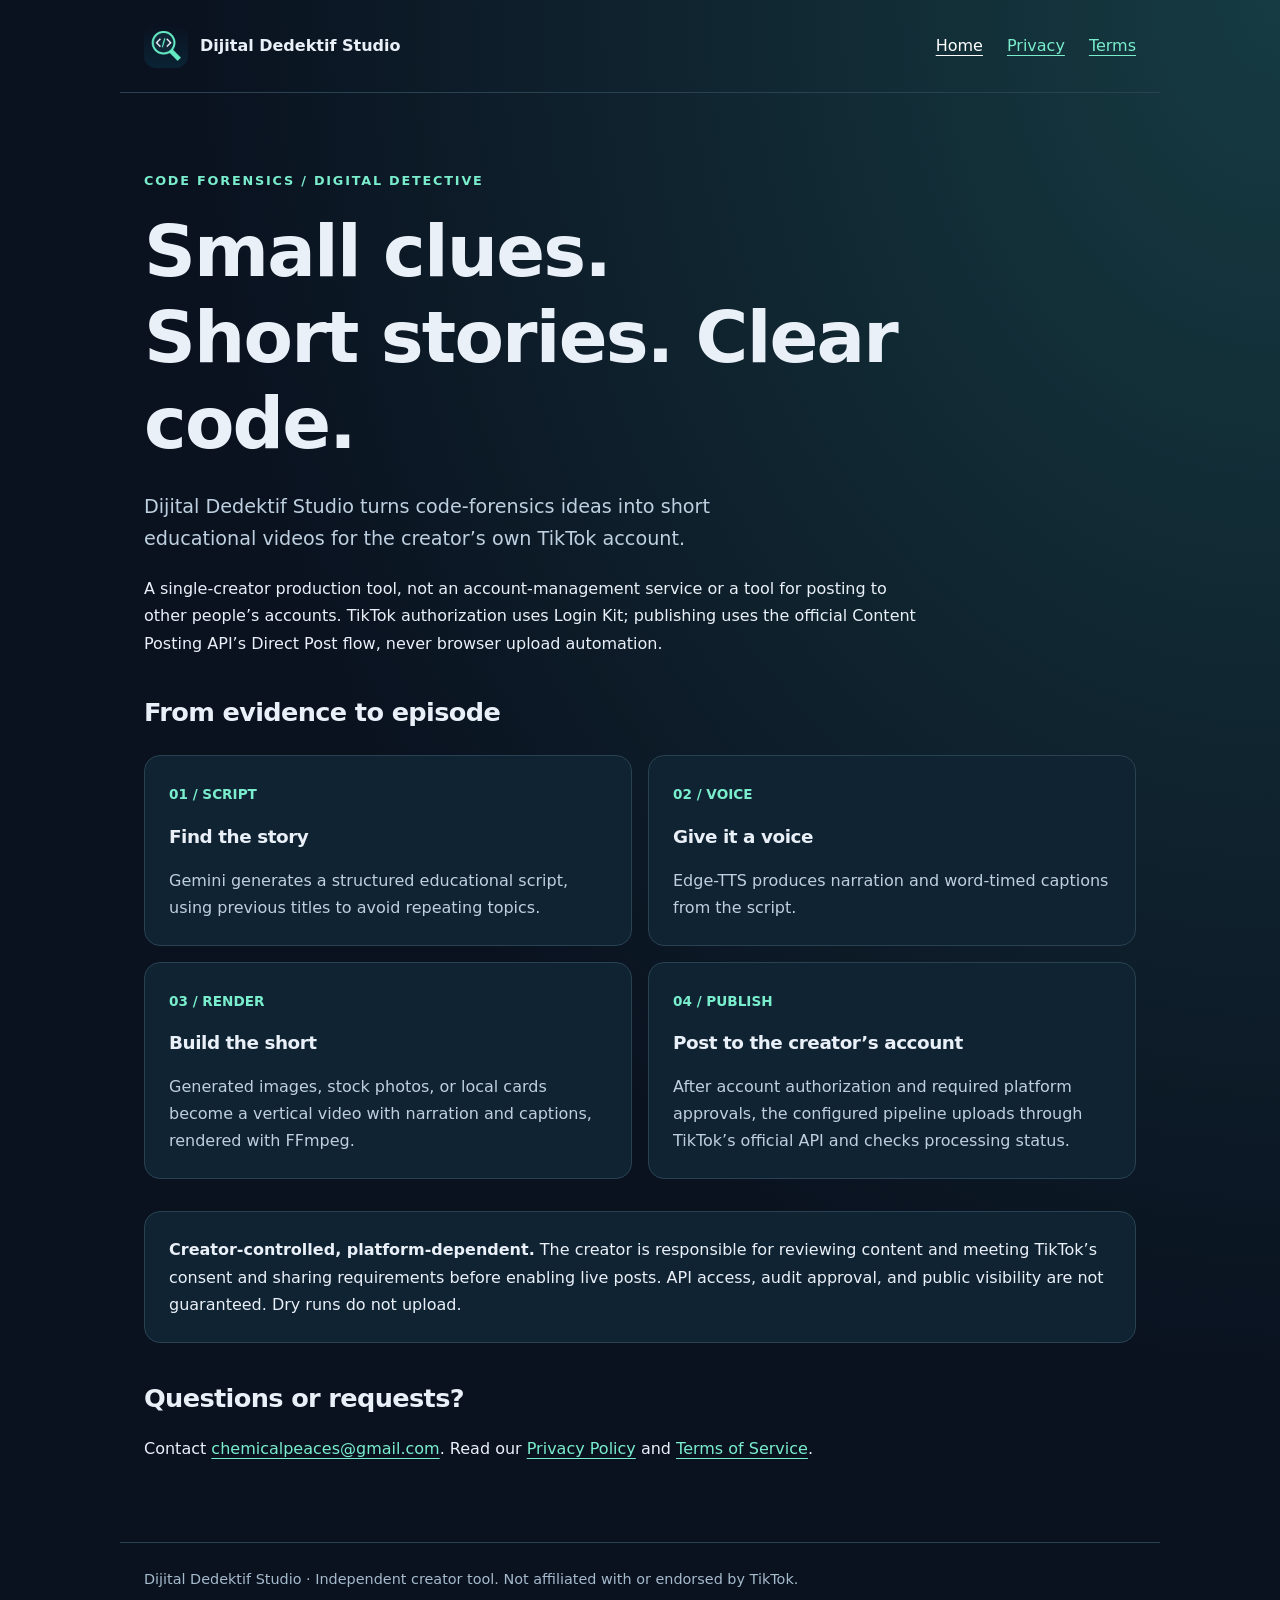
<file: index.html>
<!doctype html>
<html lang="en">
<head>
  <meta charset="utf-8">
  <meta name="viewport" content="width=device-width, initial-scale=1">
  <meta name="description" content="Dijital Dedektif Studio: a single-creator tool for educational code-forensics videos.">
  <title>Dijital Dedektif Studio</title>
  <link rel="icon" type="image/png" href="icon-1024.png">
  <link rel="stylesheet" href="style.css">
</head>
<body>
  <header>
    <a class="brand" href="index.html"><img src="icon-1024.png" width="44" height="44" alt="">Dijital Dedektif Studio</a>
    <nav aria-label="Main navigation"><a href="index.html" aria-current="page">Home</a><a href="privacy.html">Privacy</a><a href="terms.html">Terms</a></nav>
  </header>
  <main>
    <p class="eyebrow">Code forensics / Digital detective</p>
    <h1>Small clues.<br>Short stories. Clear code.</h1>
    <p class="lead">Dijital Dedektif Studio turns code-forensics ideas into short educational videos for the creator’s own TikTok account.</p>
    <p>A single-creator production tool, not an account-management service or a tool for posting to other people’s accounts. TikTok authorization uses Login Kit; publishing uses the official Content Posting API’s Direct Post flow, never browser upload automation.</p>
    <h2>From evidence to episode</h2>
    <ol class="steps">
      <li><span>01 / SCRIPT</span><h3>Find the story</h3><p>Gemini generates a structured educational script, using previous titles to avoid repeating topics.</p></li>
      <li><span>02 / VOICE</span><h3>Give it a voice</h3><p>Edge-TTS produces narration and word-timed captions from the script.</p></li>
      <li><span>03 / RENDER</span><h3>Build the short</h3><p>Generated images, stock photos, or local cards become a vertical video with narration and captions, rendered with FFmpeg.</p></li>
      <li><span>04 / PUBLISH</span><h3>Post to the creator’s account</h3><p>After account authorization and required platform approvals, the configured pipeline uploads through TikTok’s official API and checks processing status.</p></li>
    </ol>
    <aside class="notice"><strong>Creator-controlled, platform-dependent.</strong> The creator is responsible for reviewing content and meeting TikTok’s consent and sharing requirements before enabling live posts. API access, audit approval, and public visibility are not guaranteed. Dry runs do not upload.</aside>
    <h2>Questions or requests?</h2>
    <p>Contact <a href="mailto:chemicalpeaces@gmail.com">chemicalpeaces@gmail.com</a>. Read our <a href="privacy.html">Privacy Policy</a> and <a href="terms.html">Terms of Service</a>.</p>
  </main>
  <footer>Dijital Dedektif Studio · Independent creator tool. Not affiliated with or endorsed by TikTok.</footer>
</body>
</html>
</file>
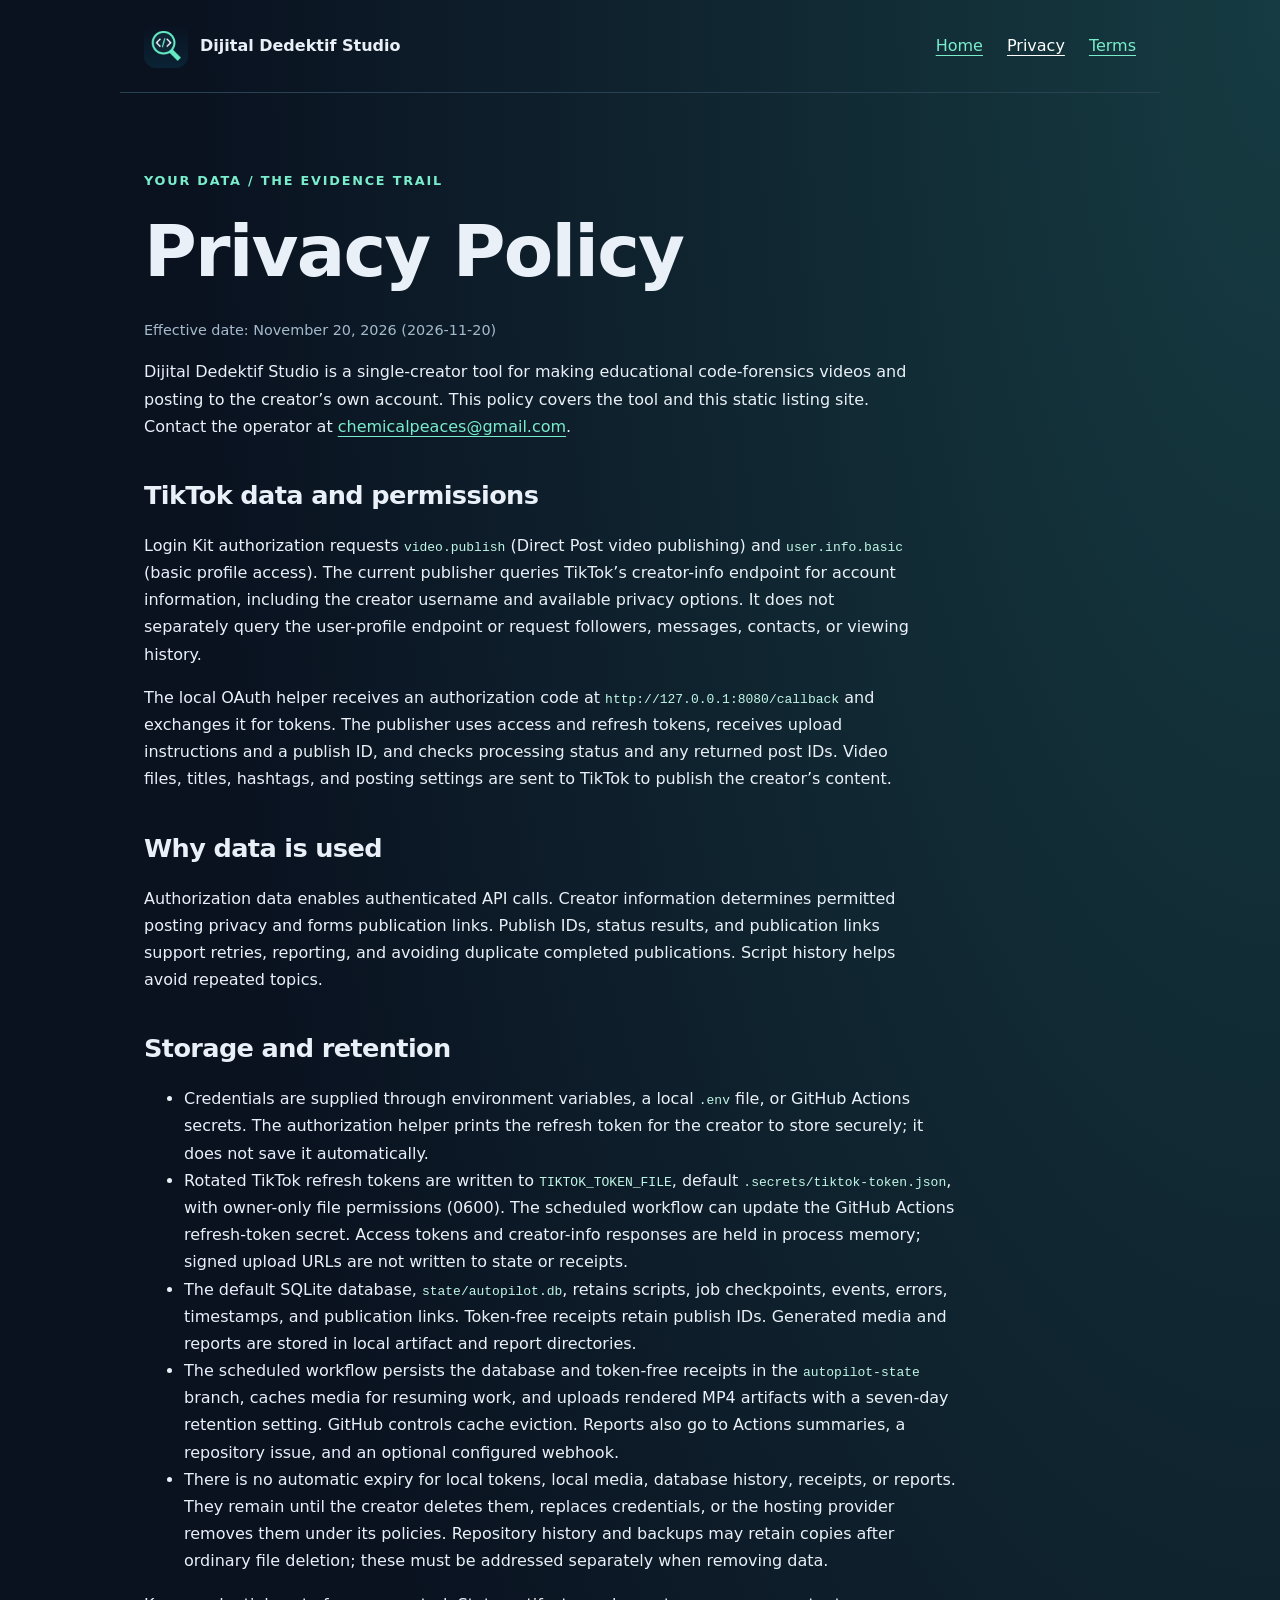
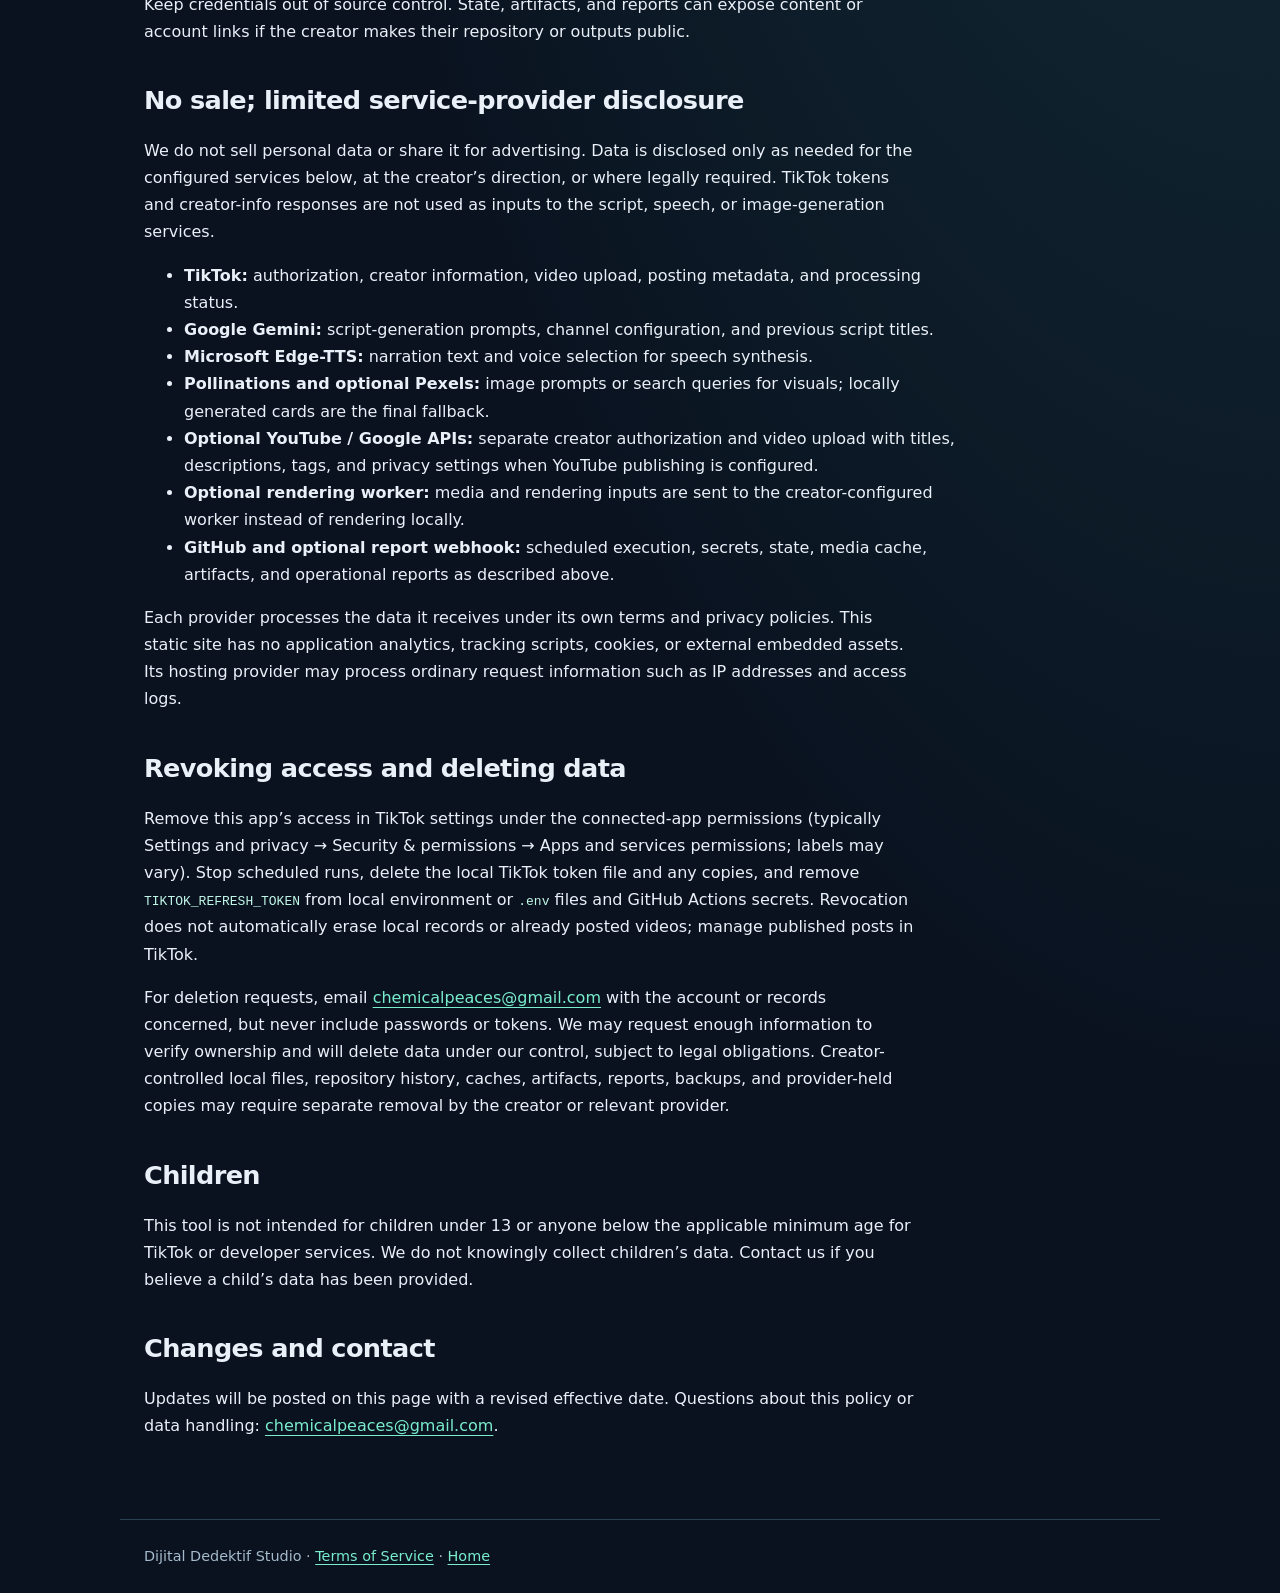
<file: privacy.html>
<!doctype html>
<html lang="en">
<head>
  <meta charset="utf-8">
  <meta name="viewport" content="width=device-width, initial-scale=1">
  <meta name="description" content="How Dijital Dedektif Studio handles creator data, TikTok authorization, and deletion requests.">
  <title>Privacy Policy · Dijital Dedektif Studio</title>
  <link rel="icon" type="image/png" href="icon-1024.png">
  <link rel="stylesheet" href="style.css">
</head>
<body>
  <header>
    <a class="brand" href="index.html"><img src="icon-1024.png" width="44" height="44" alt="">Dijital Dedektif Studio</a>
    <nav aria-label="Main navigation"><a href="index.html">Home</a><a href="privacy.html" aria-current="page">Privacy</a><a href="terms.html">Terms</a></nav>
  </header>
  <main>
    <p class="eyebrow">Your data / The evidence trail</p>
    <h1>Privacy Policy</h1>
    <p class="date">Effective date: November 20, 2026 (2026-11-20)</p>
    <p>Dijital Dedektif Studio is a single-creator tool for making educational code-forensics videos and posting to the creator’s own account. This policy covers the tool and this static listing site. Contact the operator at <a href="mailto:chemicalpeaces@gmail.com">chemicalpeaces@gmail.com</a>.</p>
    <h2>TikTok data and permissions</h2>
    <p>Login Kit authorization requests <code>video.publish</code> (Direct Post video publishing) and <code>user.info.basic</code> (basic profile access). The current publisher queries TikTok’s creator-info endpoint for account information, including the creator username and available privacy options. It does not separately query the user-profile endpoint or request followers, messages, contacts, or viewing history.</p>
    <p>The local OAuth helper receives an authorization code at <code>http://127.0.0.1:8080/callback</code> and exchanges it for tokens. The publisher uses access and refresh tokens, receives upload instructions and a publish ID, and checks processing status and any returned post IDs. Video files, titles, hashtags, and posting settings are sent to TikTok to publish the creator’s content.</p>
    <h2>Why data is used</h2>
    <p>Authorization data enables authenticated API calls. Creator information determines permitted posting privacy and forms publication links. Publish IDs, status results, and publication links support retries, reporting, and avoiding duplicate completed publications. Script history helps avoid repeated topics.</p>
    <h2>Storage and retention</h2>
    <ul>
      <li>Credentials are supplied through environment variables, a local <code>.env</code> file, or GitHub Actions secrets. The authorization helper prints the refresh token for the creator to store securely; it does not save it automatically.</li>
      <li>Rotated TikTok refresh tokens are written to <code>TIKTOK_TOKEN_FILE</code>, default <code>.secrets/tiktok-token.json</code>, with owner-only file permissions (0600). The scheduled workflow can update the GitHub Actions refresh-token secret. Access tokens and creator-info responses are held in process memory; signed upload URLs are not written to state or receipts.</li>
      <li>The default SQLite database, <code>state/autopilot.db</code>, retains scripts, job checkpoints, events, errors, timestamps, and publication links. Token-free receipts retain publish IDs. Generated media and reports are stored in local artifact and report directories.</li>
      <li>The scheduled workflow persists the database and token-free receipts in the <code>autopilot-state</code> branch, caches media for resuming work, and uploads rendered MP4 artifacts with a seven-day retention setting. GitHub controls cache eviction. Reports also go to Actions summaries, a repository issue, and an optional configured webhook.</li>
      <li>There is no automatic expiry for local tokens, local media, database history, receipts, or reports. They remain until the creator deletes them, replaces credentials, or the hosting provider removes them under its policies. Repository history and backups may retain copies after ordinary file deletion; these must be addressed separately when removing data.</li>
    </ul>
    <p>Keep credentials out of source control. State, artifacts, and reports can expose content or account links if the creator makes their repository or outputs public.</p>
    <h2>No sale; limited service-provider disclosure</h2>
    <p>We do not sell personal data or share it for advertising. Data is disclosed only as needed for the configured services below, at the creator’s direction, or where legally required. TikTok tokens and creator-info responses are not used as inputs to the script, speech, or image-generation services.</p>
    <ul>
      <li><strong>TikTok:</strong> authorization, creator information, video upload, posting metadata, and processing status.</li>
      <li><strong>Google Gemini:</strong> script-generation prompts, channel configuration, and previous script titles.</li>
      <li><strong>Microsoft Edge-TTS:</strong> narration text and voice selection for speech synthesis.</li>
      <li><strong>Pollinations and optional Pexels:</strong> image prompts or search queries for visuals; locally generated cards are the final fallback.</li>
      <li><strong>Optional YouTube / Google APIs:</strong> separate creator authorization and video upload with titles, descriptions, tags, and privacy settings when YouTube publishing is configured.</li>
      <li><strong>Optional rendering worker:</strong> media and rendering inputs are sent to the creator-configured worker instead of rendering locally.</li>
      <li><strong>GitHub and optional report webhook:</strong> scheduled execution, secrets, state, media cache, artifacts, and operational reports as described above.</li>
    </ul>
    <p>Each provider processes the data it receives under its own terms and privacy policies. This static site has no application analytics, tracking scripts, cookies, or external embedded assets. Its hosting provider may process ordinary request information such as IP addresses and access logs.</p>
    <h2>Revoking access and deleting data</h2>
    <p>Remove this app’s access in TikTok settings under the connected-app permissions (typically Settings and privacy → Security &amp; permissions → Apps and services permissions; labels may vary). Stop scheduled runs, delete the local TikTok token file and any copies, and remove <code>TIKTOK_REFRESH_TOKEN</code> from local environment or <code>.env</code> files and GitHub Actions secrets. Revocation does not automatically erase local records or already posted videos; manage published posts in TikTok.</p>
    <p>For deletion requests, email <a href="mailto:chemicalpeaces@gmail.com">chemicalpeaces@gmail.com</a> with the account or records concerned, but never include passwords or tokens. We may request enough information to verify ownership and will delete data under our control, subject to legal obligations. Creator-controlled local files, repository history, caches, artifacts, reports, backups, and provider-held copies may require separate removal by the creator or relevant provider.</p>
    <h2>Children</h2>
    <p>This tool is not intended for children under 13 or anyone below the applicable minimum age for TikTok or developer services. We do not knowingly collect children’s data. Contact us if you believe a child’s data has been provided.</p>
    <h2>Changes and contact</h2>
    <p>Updates will be posted on this page with a revised effective date. Questions about this policy or data handling: <a href="mailto:chemicalpeaces@gmail.com">chemicalpeaces@gmail.com</a>.</p>
  </main>
  <footer>Dijital Dedektif Studio · <a href="terms.html">Terms of Service</a> · <a href="index.html">Home</a></footer>
</body>
</html>
</file>
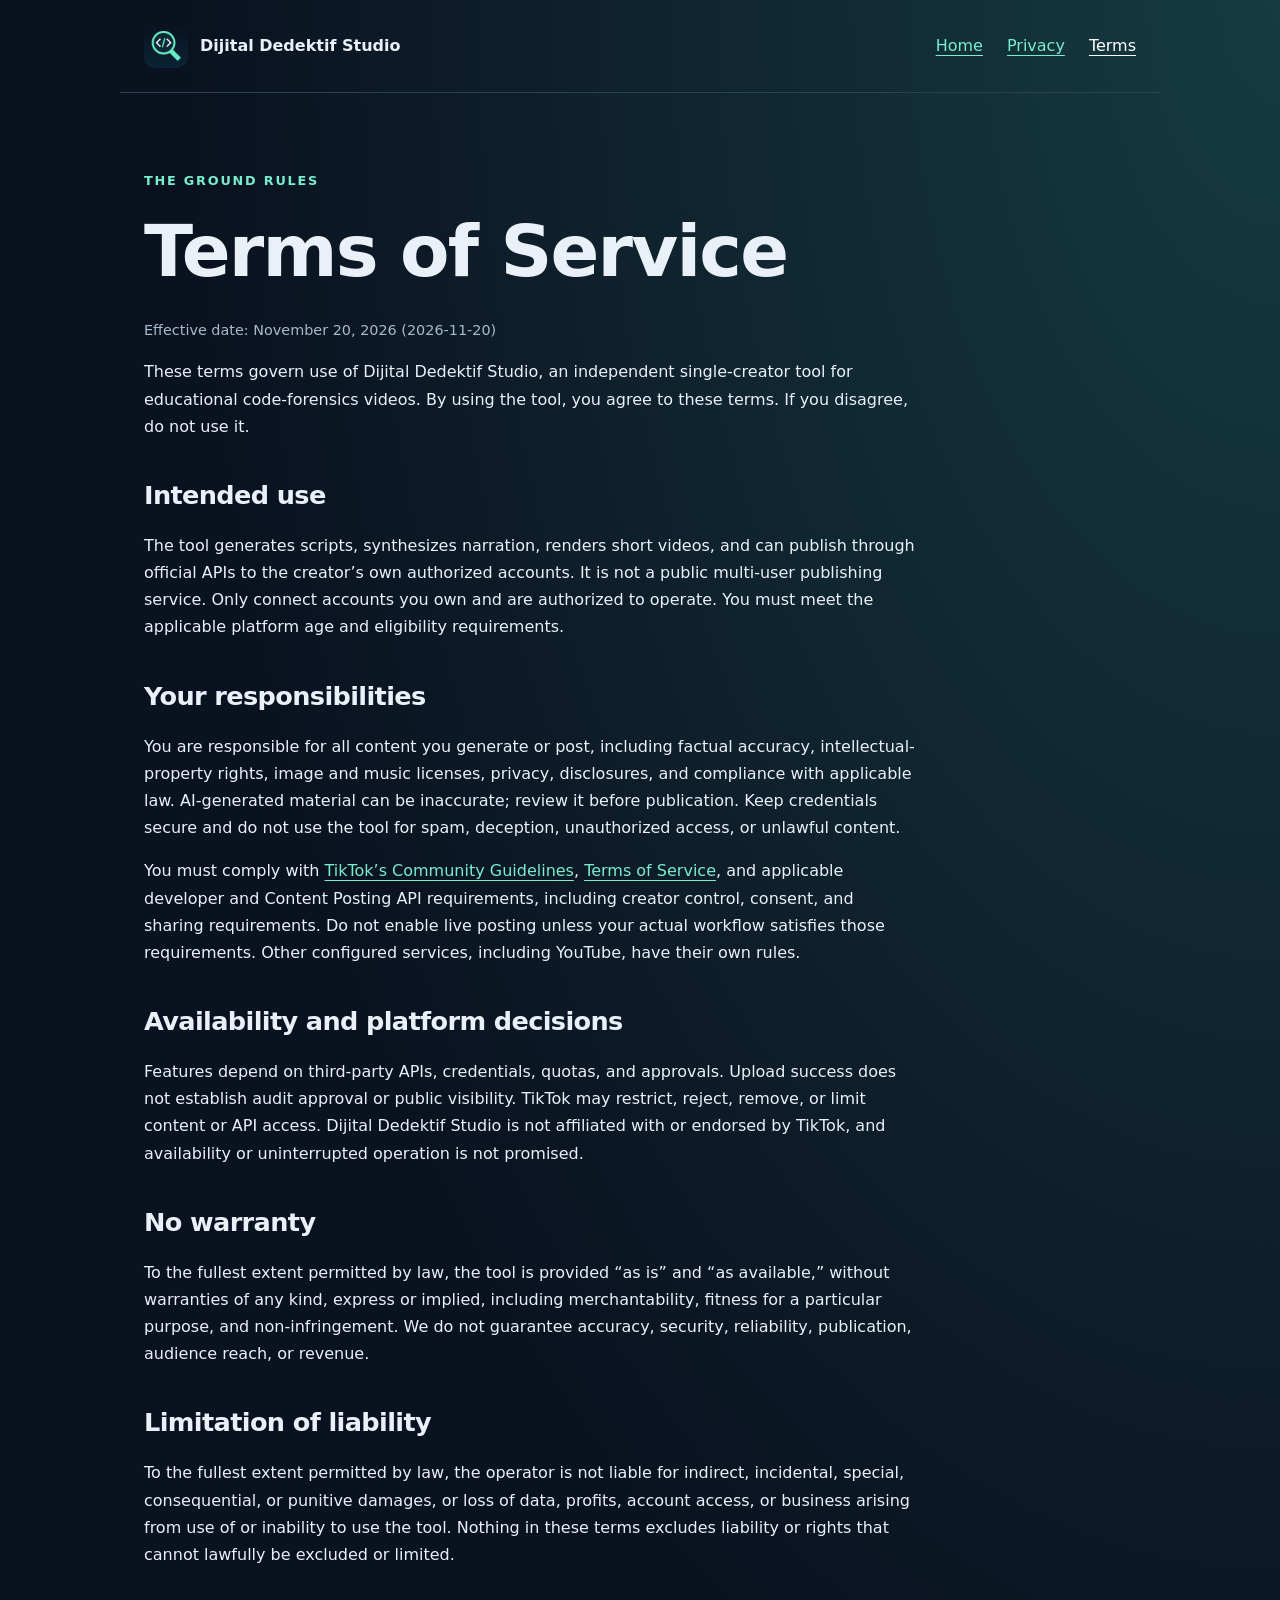
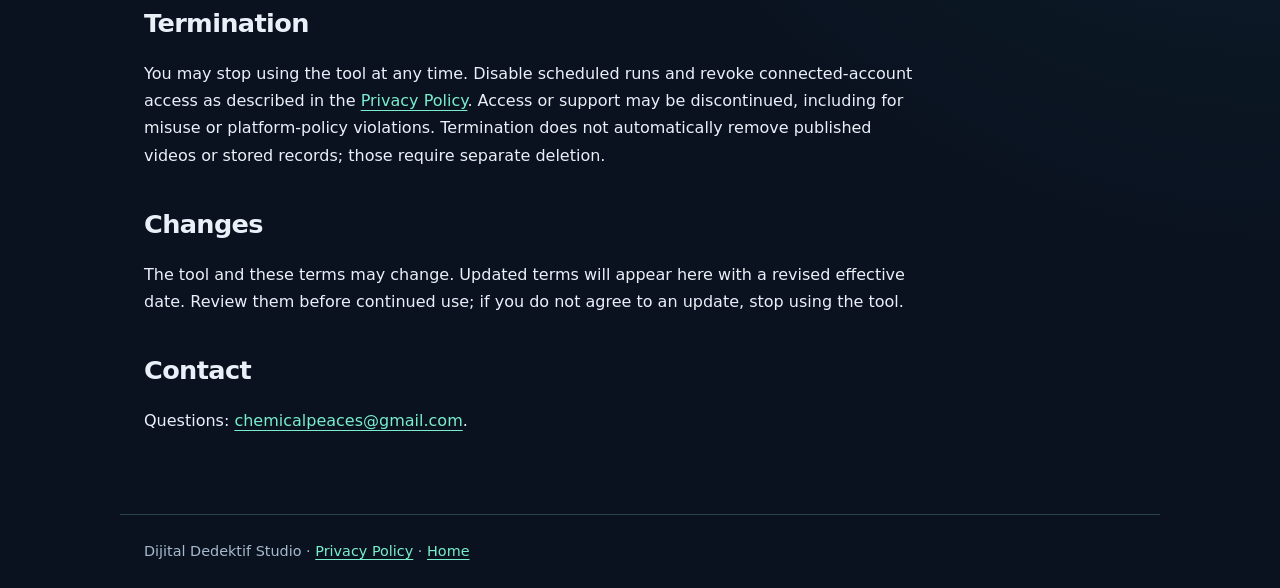
<file: terms.html>
<!doctype html>
<html lang="en">
<head>
  <meta charset="utf-8">
  <meta name="viewport" content="width=device-width, initial-scale=1">
  <meta name="description" content="Terms for using Dijital Dedektif Studio, a single-creator educational video tool.">
  <title>Terms of Service · Dijital Dedektif Studio</title>
  <link rel="icon" type="image/png" href="icon-1024.png">
  <link rel="stylesheet" href="style.css">
</head>
<body>
  <header>
    <a class="brand" href="index.html"><img src="icon-1024.png" width="44" height="44" alt="">Dijital Dedektif Studio</a>
    <nav aria-label="Main navigation"><a href="index.html">Home</a><a href="privacy.html">Privacy</a><a href="terms.html" aria-current="page">Terms</a></nav>
  </header>
  <main>
    <p class="eyebrow">The ground rules</p>
    <h1>Terms of Service</h1>
    <p class="date">Effective date: November 20, 2026 (2026-11-20)</p>
    <p>These terms govern use of Dijital Dedektif Studio, an independent single-creator tool for educational code-forensics videos. By using the tool, you agree to these terms. If you disagree, do not use it.</p>
    <h2>Intended use</h2>
    <p>The tool generates scripts, synthesizes narration, renders short videos, and can publish through official APIs to the creator’s own authorized accounts. It is not a public multi-user publishing service. Only connect accounts you own and are authorized to operate. You must meet the applicable platform age and eligibility requirements.</p>
    <h2>Your responsibilities</h2>
    <p>You are responsible for all content you generate or post, including factual accuracy, intellectual-property rights, image and music licenses, privacy, disclosures, and compliance with applicable law. AI-generated material can be inaccurate; review it before publication. Keep credentials secure and do not use the tool for spam, deception, unauthorized access, or unlawful content.</p>
    <p>You must comply with <a href="https://www.tiktok.com/community-guidelines/en/">TikTok’s Community Guidelines</a>, <a href="https://www.tiktok.com/legal/terms-of-service">Terms of Service</a>, and applicable developer and Content Posting API requirements, including creator control, consent, and sharing requirements. Do not enable live posting unless your actual workflow satisfies those requirements. Other configured services, including YouTube, have their own rules.</p>
    <h2>Availability and platform decisions</h2>
    <p>Features depend on third-party APIs, credentials, quotas, and approvals. Upload success does not establish audit approval or public visibility. TikTok may restrict, reject, remove, or limit content or API access. Dijital Dedektif Studio is not affiliated with or endorsed by TikTok, and availability or uninterrupted operation is not promised.</p>
    <h2>No warranty</h2>
    <p>To the fullest extent permitted by law, the tool is provided “as is” and “as available,” without warranties of any kind, express or implied, including merchantability, fitness for a particular purpose, and non-infringement. We do not guarantee accuracy, security, reliability, publication, audience reach, or revenue.</p>
    <h2>Limitation of liability</h2>
    <p>To the fullest extent permitted by law, the operator is not liable for indirect, incidental, special, consequential, or punitive damages, or loss of data, profits, account access, or business arising from use of or inability to use the tool. Nothing in these terms excludes liability or rights that cannot lawfully be excluded or limited.</p>
    <h2>Termination</h2>
    <p>You may stop using the tool at any time. Disable scheduled runs and revoke connected-account access as described in the <a href="privacy.html">Privacy Policy</a>. Access or support may be discontinued, including for misuse or platform-policy violations. Termination does not automatically remove published videos or stored records; those require separate deletion.</p>
    <h2>Changes</h2>
    <p>The tool and these terms may change. Updated terms will appear here with a revised effective date. Review them before continued use; if you do not agree to an update, stop using the tool.</p>
    <h2>Contact</h2>
    <p>Questions: <a href="mailto:chemicalpeaces@gmail.com">chemicalpeaces@gmail.com</a>.</p>
  </main>
  <footer>Dijital Dedektif Studio · <a href="privacy.html">Privacy Policy</a> · <a href="index.html">Home</a></footer>
</body>
</html>
</file>
<file: style.css>
:root { color-scheme: dark; font-family: system-ui, sans-serif; background: #0a1220; color: #eaf0f8; line-height: 1.7; }
* { box-sizing: border-box; }
body { margin: 0; background: radial-gradient(ellipse at top right, #163b42, transparent 60%); }
a { color: #79edcc; text-underline-offset: .22em; }
a:hover { color: #fff; }
a:focus-visible { outline: 2px solid #79edcc; outline-offset: 5px; }
header, main, footer { max-width: 1040px; margin: auto; padding: 24px; }
header { display: flex; align-items: center; justify-content: space-between; gap: 20px; flex-wrap: wrap; border-bottom: 1px solid #294251; }
.brand { display: flex; align-items: center; gap: 12px; font-weight: 700; text-decoration: none; color: #eaf0f8; }
.brand img { border-radius: 12px; }
nav { display: flex; gap: 24px; flex-wrap: wrap; }
nav a[aria-current="page"] { color: #fff; }
main { padding-top: 64px; padding-bottom: 64px; min-height: 70vh; }
.eyebrow { color: #79edcc; text-transform: uppercase; letter-spacing: .14em; font-size: .8rem; font-weight: 700; }
h1, h2, h3 { line-height: 1.2; letter-spacing: -.025em; }
h1 { font-size: clamp(2.4rem, 6vw, 4.5rem); max-width: 850px; margin: 16px 0 24px; }
h2 { margin-top: 40px; font-size: 1.6rem; }
h3 { font-size: 1.15rem; }
p, li { max-width: 76ch; }
.lead { font-size: 1.2rem; color: #bed0df; max-width: 650px; }
.steps { list-style: none; padding: 0; display: grid; grid-template-columns: repeat(2, 1fr); gap: 16px; margin-top: 28px; }
.steps li, .notice { background: #102333; border: 1px solid #294251; border-radius: 16px; padding: 24px; }
.steps span { color: #79edcc; font-size: .85rem; font-weight: 700; }
.steps p { margin-bottom: 0; color: #bed0df; }
.notice { margin-top: 32px; }
.date, footer { color: #a5bacb; font-size: .9rem; }
footer { border-top: 1px solid #294251; }
code { color: #c1f7e7; overflow-wrap: anywhere; }
@media (max-width: 600px) { .steps { grid-template-columns: 1fr; } main { padding-top: 36px; } header, main, footer { padding-left: 20px; padding-right: 20px; } }
</file>
